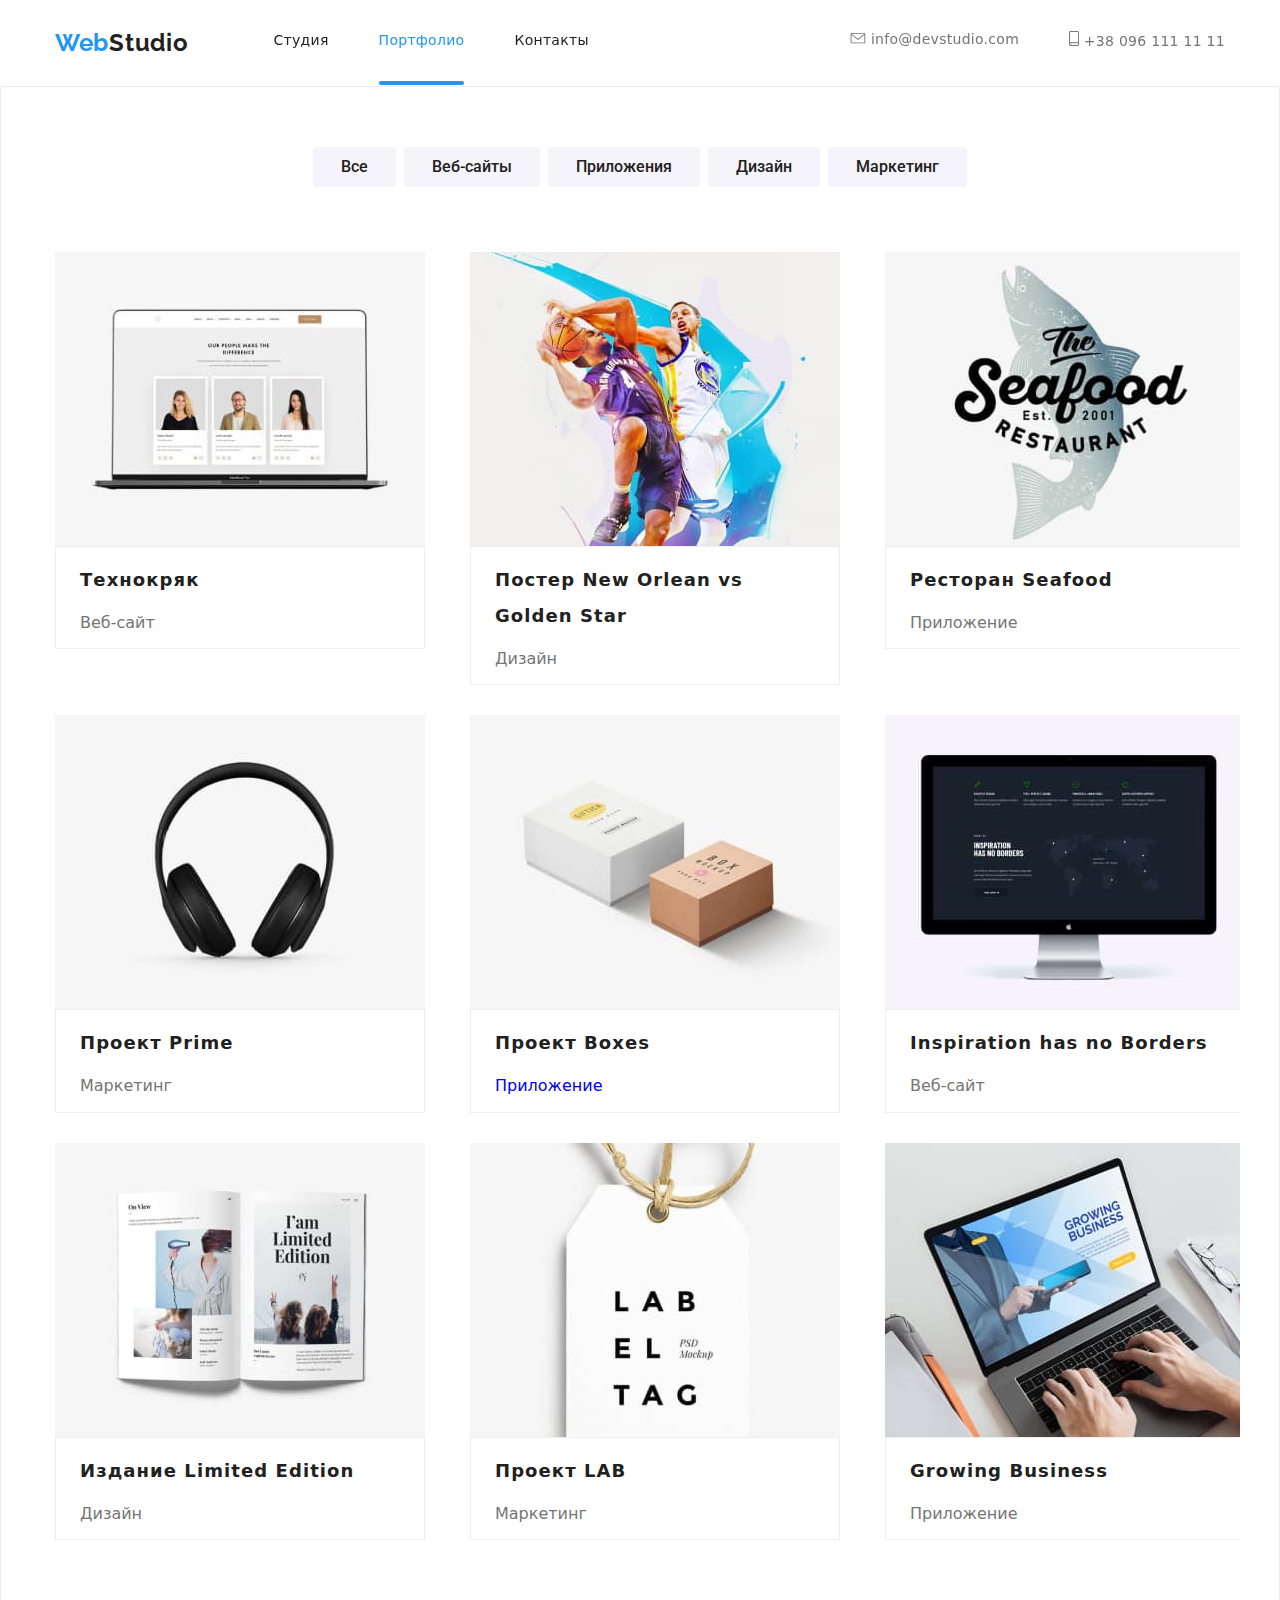
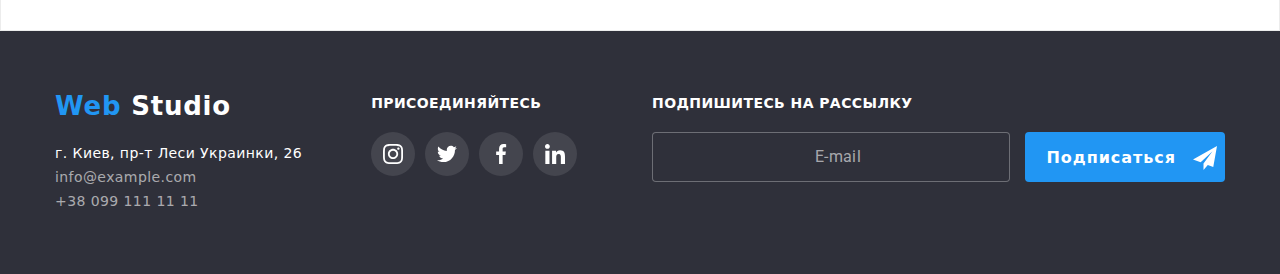
<file: portfolio.html>
<!DOCTYPE html>
<html lang="ru">
  <head>
    <meta charset="UTF-8" />
    <meta
      name="viewport"
      content="width=device-width,
    initial-scale=1.0"
    />
    <title>Портфолио</title>
    <link rel="preconnect" href="https://fonts.gstatic.com" />
    <link
      href="https://fonts.googleapis.com/css2?family=Raleway:wght@700&family=Roboto:wght@400;500;700;900&display=swap"
      rel="stylesheet"
    />
    <link rel="stylesheet" href="./css/modern-normalize.css" />
    <link rel="stylesheet" href="./sass/main.css" />
  </head>

  <body class="body">
    <header class="header">
      <div class="container">
        <div class="header__container">
          <a href="./index.html" class="header-logo--link link">
            <span class="header-logo--span">Web</span>Studio
          </a>
          <div class="header-wrap">
            <nav>
              <ul class="nav__list item">
                <li class="nav__item">
                  <a href="./index.html" class="nav__link link"> Студия </a>
                </li>
                <li class="nav__item">
                  <a href="./portfolio.html" class="nav__link link active">
                    Портфолио
                  </a>
                </li>
                <li class="nav__item">
                  <a href="#" class="nav__link contacts__link link">
                    Контакты
                  </a>
                </li>
              </ul>
            </nav>
            <ul class="user-nav__list item">
              <li>
                <a href="mailto:info@example.com" class="user-nav__link link">
                  <svg class="user-nav__envelope">
                    <use
                      href="./images/symbol-defs.svg#icon-envelope-hover"
                    ></use>
                  </svg>
                  info@devstudio.com
                </a>
              </li>
              <li>
                <a
                  href="tel:+380991111111"
                  class="user-nav__link link smartphone"
                >
                  <svg class="user-nav__phone">
                    <use href="./images/symbol-defs.svg#icon-smartphone"></use>
                  </svg>
                  +38 096 111 11 11
                </a>
              </li>
            </ul>
          </div>
          <button class="burger-button">
            <svg class="burger-button__svg">
              aria-label="переключатель мобильного меню"
              <use
                class="icon-menu"
                href="./images/symbol-defs.svg#icon-menu"
              ></use>
              <use
                class="icon-close is-close"
                href="./images/symbol-defs.svg#icon-close"
              ></use>
            </svg>
          </button>
        </div>
      </div>
    </header>

    <main class="main">
      <section class="our-projects">
        <div class="container">
          <h1 class="our-projects__title visually-hidden">Наши проэкты</h1>

          <ul class="filter__list item">
            <li>
              <button type="button">Все</button>
            </li>
            <li>
              <button type="button">Веб-сайты</button>
            </li>
            <li>
              <button type="button">Приложения</button>
            </li>
            <li>
              <button type="button">Дизайн</button>
            </li>
            <li class="filter__item_last">
              <button type="button">Маркетинг</button>
            </li>
          </ul>

          <ul class="projects__list item">
            <li>
              <a href="#" class="link">
                <div>
                  <img
                    srcset="
                      images/our-project/img(9).jpg   1x,
                      images/our-project/img(9)x2.jpg 2x
                    "
                    src="images/our-project/mg(9).jpg"
                    width="450"
                    alt="изображение ноутбука"
                  />
                  <p class="projects__text_hover">
                    Технокряк это современная площадка распространения
                    коронавируса. Компании используют эту платформу для
                    цифрового шпионажа и атак на защищённые сервера конкурентов.
                  </p>
                </div>
                <div class="projects-list__wrap">
                  <h2>Технокряк</h2>
                  <p class="projects__text_filter">Веб-сайт</p>
                </div>
              </a>
            </li>
            <li>
              <a href="#" class="link">
                <div>
                  <img
                    srcset="
                      images/our-project/img-1.jpg     1x,
                      images/our-project/img-(1)x2.jpg 2x
                    "
                    src="images/our-project/img-1.jpg"
                    width="450"
                    alt="изображение двух баскетболистов в прыжке"
                  />
                  <p class="projects__text_hover">
                    Lorem ipsum dolor sit amet, consectetur adipiscing elit, sed
                    do eiusmod tempor incididunt ut labore et dolore magna
                    aliqua
                  </p>
                </div>
                <div class="projects-list__wrap">
                  <h2 class="name-card">Постер New Orlean vs Golden Star</h2>
                  <p class="projects__text_filter">Дизайн</p>
                </div>
              </a>
            </li>
            <li>
              <a href="#" class="link">
                <div>
                  <img
                    srcset="
                      images/our-project/img-2.jpg     1x,
                      images/our-project/img-(2)x2.jpg 2x
                    "
                    src="images/our-project/img-2.jpg"
                    width="450"
                    alt="постер рыбного ресторана"
                  />
                  <p class="projects__text_hover">
                    Lorem ipsum dolor sit amet, consectetur adipiscing elit, sed
                    do eiusmod tempor incididunt ut labore et dolore magna
                    aliqua
                  </p>
                </div>
                <div class="projects-list__wrap">
                  <h2>Ресторан Seafood</h2>
                  <p class="projects__text_filter">Приложение</p>
                </div>
              </a>
            </li>
            <li>
              <a href="#" class="link">
                <div>
                  <img
                    srcset="
                      images/our-project/img-3.jpg     1x,
                      images/our-project/img-(3)x2.jpg 2x
                    "
                    src="images/our-project/img-3.jpg"
                    width="450"
                    alt="изображение наушников"
                  />
                  <p class="projects__text_hover">
                    Lorem ipsum dolor sit amet, consectetur adipiscing elit, sed
                    do eiusmod tempor incididunt ut labore et dolore magna
                    aliqua
                  </p>
                </div>
                <div class="projects-list__wrap">
                  <h2>Проект Prime</h2>
                  <p class="projects__text_filter">Маркетинг</p>
                </div>
              </a>
            </li>
            <li>
              <a href="#" class="link">
                <div>
                  <img
                    srcset="
                      images/our-project/img-4.jpg     1x,
                      images/our-project/img-(4)x2.jpg 2x
                    "
                    src="images/our-project/img-4.jpg"
                    width="450"
                    alt="фото двух коробок"
                  />
                  <p class="projects__text_hover">
                    Lorem ipsum dolor sit amet, consectetur adipiscing elit, sed
                    do eiusmod tempor incididunt ut labore et dolore magna
                    aliqua
                  </p>
                </div>
                <div class="projects-list__wrap">
                  <h2>Проект Boxes</h2>
                  <p class="projects-text__filter">Приложение</p>
                </div>
              </a>
            </li>
            <li>
              <a href="#" class="link">
                <div>
                  <img
                    srcset="
                      images/our-project/img-5.jpg     1x,
                      images/our-project/img-(5)x2.jpg 2x
                    "
                    src="images/our-project/img-5.jpg"
                    width="450"
                    alt="фото монитора"
                  />
                  <p class="projects__text_hover">
                    Lorem ipsum dolor sit amet, consectetur adipiscing elit, sed
                    do eiusmod tempor incididunt ut labore et dolore magna
                    aliqua
                  </p>
                </div>
                <div class="projects-list__wrap">
                  <h2>Inspiration has no Borders</h2>
                  <p class="projects__text_filter">Веб-сайт</p>
                </div>
              </a>
            </li>
            <li>
              <a href="#" class="link">
                <div>
                  <img
                    srcset="
                      images/our-project/img-6.jpg     1x,
                      images/our-project/img-(6)x2.jpg 2x
                    "
                    src="images/our-project/img-6.jpg"
                    width="450"
                    alt="фото раскрытой книги"
                  />
                  <p class="projects__text_hover">
                    Lorem ipsum dolor sit amet, consectetur adipiscing elit, sed
                    do eiusmod tempor incididunt ut labore et dolore magna
                    aliqua
                  </p>
                </div>
                <div class="projects-list__wrap">
                  <h2>Издание Limited Edition</h2>
                  <p class="projects__text_filter">Дизайн</p>
                </div>
              </a>
            </li>
            <li>
              <a href="#" class="link">
                <div>
                  <img
                    srcset="
                      images/our-project/img-7.jpg    1x,
                      images/our-project/img(7)x2.jpg 2x
                    "
                    src="images/our-project/img-7.jpg"
                    width="450"
                    alt="ярлык на верёвке LAB EL TAG"
                  />
                  <p class="projects__text_hover">
                    Lorem ipsum dolor sit amet, consectetur adipiscing elit, sed
                    do eiusmod tempor incididunt ut labore et dolore magna
                    aliqua
                  </p>
                </div>
                <div class="projects-list__wrap">
                  <h2>Проект LAB</h2>
                  <p class="projects__text_filter">Маркетинг</p>
                </div>
              </a>
            </li>
            <li>
              <a href="#" class="link">
                <div>
                  <img
                    srcset="
                      images/our-project/img-8.jpg     1x,
                      images/our-project/img-(8)x2.jpg 2x
                    "
                    src="images/our-project/img-8.jpg"
                    width="450"
                    alt="Рабочее место с ноутбуком очками истопками бумаг"
                  />
                  <p class="projects__text_hover">
                    Lorem ipsum dolor sit amet, consectetur adipiscing elit, sed
                    do eiusmod tempor incididunt ut labore et dolore magna
                    aliqua
                  </p>
                </div>
                <div class="projects-list__wrap">
                  <h2>Growing Business</h2>
                  <p class="projects__text_filter">Приложение</p>
                </div>
              </a>
            </li>
          </ul>
        </div>
      </section>
    </main>

    <footer class="footer">
      <div class="container">
        <div class="footer__container">
          <div class="social-and-navigation">
            <section class="footer__navigation">
              <h2 class="visually-hidden">Навигация</h2>
              <a href="#" class="footer__link_logo link">
                <span class="footer__span_logo">Web</span> Studio
              </a>
              <address class="footer-address">
                <ul class="footer-address__list item">
                  <li>
                    <a
                      href="https://goo.gl/maps/axRE5zmFLKqTCfMG6"
                      class="footer-address__link_address link"
                      target="_blank"
                    >
                      г. Киев, пр-т Леси Украинки, 26
                    </a>
                  </li>
                  <li>
                    <a
                      href="mailto:info@example.com"
                      class="footer-address__link_mail link"
                    >
                      info@example.com
                    </a>
                  </li>
                  <li>
                    <a href="tel:+380991111111" class="footer__link_tel link">
                      +38 099 111 11 11
                    </a>
                  </li>
                </ul>
              </address>
            </section>

            <section class="footer-social__section">
              <h2 class="visually-hidden">Социальные сети</h2>
              <p class="footer__text_social">присоединяйтесь</p>
              <ul class="footer-social__list item">
                <li>
                  <a href="#" class="link">
                    <svg class="social__pic footer__social">
                      <use href="./images/symbol-defs.svg#icon-instagram"></use>
                    </svg>
                  </a>
                </li>
                <li>
                  <a href="#" class="link">
                    <svg class="social__pic footer__social">
                      <use href="./images/symbol-defs.svg#icon-twitter"></use>
                    </svg>
                  </a>
                </li>
                <li>
                  <a href="#" class="link">
                    <svg class="social__pic footer__social">
                      <use href="./images/symbol-defs.svg#icon-facebook"></use>
                    </svg>
                  </a>
                </li>
                <li>
                  <a href="#" class="link">
                    <svg class="social__pic footer__social">
                      <use href="./images/symbol-defs.svg#icon-linkedin"></use>
                    </svg>
                  </a>
                </li>
              </ul>
            </section>
          </div>

          <section class="subscribe">
            <h2 class="visually-hidden">Подписка</h2>
            <p class="footer__text_subsсribe">Подпишитесь на рассылку</p>
            <form class="subscribe-form">
              <input type="email" class="footer__input" value="E-mail" />
              <button type="submit" class="footer__button_subsсribe">
                Подписаться
                <svg class="subscribe__icon">
                  <use href="./images/symbol-defs.svg#icon-send"></use>
                </svg>
              </button>
            </form>
          </section>
        </div>
      </div>
    </footer>

    <!-----====== modal ======----->

    <div class="modal-wrap is-hidden">
      <section class="modal">
        <span class="modal-close__span">
          <svg class="modal-close__svg">
            <use href="./images/symbol-defs.svg#icon-modal-close"></use>
          </svg>
        </span>

        <h2 class="modal__title">Оставьте свои данные, мы вам перезвоним</h2>

        <form>
          <div class="modal-name__wrap">
            <input
              class="modal-name__input"
              id="modal-name"
              type="text"
              name="name"
              autocomplete="off"
              placeholder=" "
            />
            <label class="modal-name__label" for="modal-name">Имя</label>
            <svg class="modal-name__svg">
              <use href="./images/symbol-defs.svg#modal-name-icon"></use>
            </svg>
          </div>

          <div class="modal-tel__wrap">
            <input
              class="modal-tel__input"
              id="modal-tel"
              name="tel"
              type="tel"
              placeholder=" "
            />
            <label class="modal-tel__label" for="modal-tel">Телефон</label>
            <svg class="modal-tel__svg">
              <use href="./images/symbol-defs.svg#modal-phone-icon"></use>
            </svg>
          </div>

          <div class="modal-post__wrap">
            <input
              class="modal-post__input"
              id="modal-post"
              type="email"
              name="post"
              placeholder=" "
            />
            <label class="modal-post__label" for="modal-post">Почта</label>
            <svg class="modal-post__svg">
              <use href="./images/symbol-defs.svg#modal-post-icon"></use>
            </svg>
          </div>

          <textarea
            class="modal-coment__textarea"
            id="modal-coment"
            placeholder="Комментарий"
          ></textarea>
          <label for="modal-coment"></label>
          <input
            class="modal-condition__check-box"
            type="checkbox"
            id="modal-check-box"
          />
          <label class="modal-condition__label" for="modal-check-box"
            >Соглашаюсь с рассылкой и принимаю
            <span>Условия договора</span></label
          >
          <button class="modal-button" type="submit">отправить</button>
        </form>
      </section>
    </div>
  </body>
</html>
</file>
<file: sass/main.css>
@charset "UTF-8";
.button {
  color: #ffffff;
  background-color: #2196f3;
  border: none;
}

.link {
  text-decoration: none;
}

.item {
  list-style: none;
}

.visually-hidden {
  position: absolute;
  width: 1px;
  height: 1px;
  margin: -1px;
  border: 0;
  padding: 0;
  white-space: nowrap;
  -webkit-clip-path: inset(100%);
          clip-path: inset(100%);
  clip: rect(0 0 0 0);
  overflow: hidden;
}

.is-close {
  display: none;
}

@media screen and (min-width: 768px) {
  .is-close {
    display: block;
  }
}

.header-wrap {
  position: absolute;
  top: 500px;
  left: 0;
  z-index: 10;
  width: 100%;
  padding-top: 60px;
  padding-bottom: 60px;
  background-color: #ffffff;
}

@media screen and (min-width: 768px) {
  .header-wrap {
    position: static;
    display: -webkit-box;
    display: -ms-flexbox;
    display: flex;
    -webkit-box-pack: justify;
        -ms-flex-pack: justify;
            justify-content: space-between;
    padding-top: 0;
    padding-bottom: 0;
  }
}

.burger-button {
  width: 30px;
  height: 30px;
  padding-left: 0;
  padding-right: 0;
  background-color: white;
  border: none;
}

.burger-button:focus {
  padding-left: 0;
  padding-right: 0;
}

.burger-button__svg {
  display: block;
  width: 24px;
  height: 24px;
}

.burger-button__svg:focus {
  padding-left: 0;
  padding-right: 0;
}

@media screen and (min-width: 768px) {
  .burger-button {
    display: none;
  }
}

.html {
  -webkit-box-sizing: border-box;
          box-sizing: border-box;
}

*,
*::before,
*::after {
  -webkit-box-sizing: border-box;
          box-sizing: border-box;
}

/*h3{*/
/*    margin: 0;*/
/*}*/
img {
  display: block;
  height: auto;
  max-width: 100%;
}

.header {
  position: relative;
  border-bottom: 1px solid #ececec;
}

.header__container {
  display: -webkit-box;
  display: -ms-flexbox;
  display: flex;
  -webkit-box-pack: justify;
      -ms-flex-pack: justify;
          justify-content: space-between;
  -webkit-box-align: center;
      -ms-flex-align: center;
          align-items: center;
  width: 100%;
}

.header-logo--link {
  font-family: Raleway, sans-serif;
  font-size: 24px;
  font-weight: 700;
  line-height: 1.17;
  letter-spacing: 0.03em;
}

@media screen and (min-width: 768px) {
  .header {
    border: none;
  }
}

@media screen and (min-width: 1260px) {
  .header {
    background-color: #ffffff;
    margin-top: 0;
    margin-bottom: 0;
    padding-bottom: 0;
    padding-top: 0;
  }
  .header__container {
    display: -webkit-box;
    display: -ms-flexbox;
    display: flex;
    -webkit-box-align: center;
        -ms-flex-align: center;
            align-items: center;
    margin-top: 0;
    margin-bottom: 0;
    padding-bottom: 0;
  }
}

.header-logo--span {
  color: #2196f3;
}

.header-logo--link {
  padding-top: 16px;
  padding-bottom: 16px;
  font-family: Raleway, sans-serif;
  font-size: 24px;
  font-weight: 700;
  line-height: 1.19;
  letter-spacing: 0.03em;
  color: #212121;
}

@media screen and (min-width: 768px) {
  .header-logo--link {
    padding-top: 0;
    padding-bottom: 0;
  }
}

@media screen and (min-width: 1260px) {
  .header-logo--link {
    margin-right: 85px;
  }
}

@media screen and (min-width: 1260px) {
  .nav__link,
  .user-nav__link {
    display: inline-block;
    color: #212121;
    padding-bottom: 32px;
    padding-top: 32px;
    margin-bottom: 0;
    margin-top: 0;
  }
}

.nav__list {
  display: -webkit-box;
  display: -ms-flexbox;
  display: flex;
  -webkit-box-orient: vertical;
  -webkit-box-direction: normal;
      -ms-flex-direction: column;
          flex-direction: column;
  margin-top: 0;
  padding-left: 0;
}

.nav__list li {
  font-size: 14px;
  font-weight: 500;
  line-height: 1.17;
  letter-spacing: 0.02em;
  color: #212121;
  -webkit-transition-property: color;
  transition-property: color;
  -webkit-transition-duration: 200ms;
          transition-duration: 200ms;
  -webkit-transition-timing-function: linear;
          transition-timing-function: linear;
}

@media screen and (min-width: 768px) {
  .nav__list {
    display: -webkit-box;
    display: -ms-flexbox;
    display: flex;
    -webkit-box-orient: horizontal;
    -webkit-box-direction: normal;
        -ms-flex-direction: row;
            flex-direction: row;
    -webkit-box-pack: start;
        -ms-flex-pack: start;
            justify-content: flex-start;
    -webkit-box-align: center;
        -ms-flex-align: center;
            align-items: center;
    margin-left: 81px;
    margin-bottom: 0;
  }
  .nav__list li {
    margin-right: 50px;
  }
  .nav__list li:last-child {
    margin-right: 0;
  }
  .nav__list a {
    display: block;
    margin-top: 32px;
    margin-bottom: 32px;
  }
}

@media screen and (min-width: 1260px) {
  .nav__list {
    -webkit-box-pack: start;
        -ms-flex-pack: start;
            justify-content: flex-start;
    margin-top: 0;
    margin-bottom: 0;
    margin-left: 0;
  }
  .nav__list li {
    margin-right: 50px;
  }
  .nav__list li:last-child {
    margin-right: 0;
  }
  .nav__list .nav__link {
    margin-bottom: 0;
    margin-top: 0;
  }
}

.user-nav__list {
  display: -webkit-box;
  display: -ms-flexbox;
  display: flex;
  -webkit-box-orient: vertical;
  -webkit-box-direction: normal;
      -ms-flex-direction: column;
          flex-direction: column;
  -webkit-box-align: center;
      -ms-flex-align: center;
          align-items: center;
  margin-top: 21px;
  margin-bottom: 21px;
  padding-left: 0;
}

.user-nav__link {
  font-weight: 500;
  font-size: 14px;
  line-height: 1.14;
  letter-spacing: 0.02em;
  color: #757575;
  -webkit-transition-property: color;
  transition-property: color;
  -webkit-transition-duration: 200ms;
          transition-duration: 200ms;
  -webkit-transition-timing-function: linear;
          transition-timing-function: linear;
}

.user-nav__list li {
  margin-bottom: 16px;
}

.user-nav__link:hover,
.nav__list a:hover {
  color: #2196f3;
}

.user-nav__link:hover .user-nav__envelope,
.user-nav__link:hover .user-nav__phone {
  fill: #2196f3;
}

.user-nav__envelope,
.user-nav__phone {
  fill: #757575;
}

.user-nav__envelope {
  margin-left: 30px;
  width: 16px;
  height: 11px;
}

.user-nav__phone {
  width: 10px;
  height: 15px;
}

@media screen and (min-width: 768px) {
  .user-nav__link {
    display: block;
  }
  .user-nav__list li {
    margin-bottom: 6px;
  }
  .smartphone {
    padding-top: 0;
    padding-bottom: 0;
  }
}

@media screen and (min-width: 1260px) {
  .user-nav__list {
    display: -webkit-box;
    display: -ms-flexbox;
    display: flex;
    -webkit-box-orient: horizontal;
    -webkit-box-direction: normal;
        -ms-flex-direction: row;
            flex-direction: row;
    -webkit-box-pack: start;
        -ms-flex-pack: start;
            justify-content: flex-start;
    margin-top: 0;
    margin-bottom: 0;
    padding-bottom: 0;
  }
  .user-nav__list li {
    margin-right: 50px;
    padding: 0;
  }
  .user-nav__list li:last-child {
    margin-right: 0;
  }
}

.hero {
  padding-top: 118px;
  padding-bottom: 118px;
  background-repeat: no-repeat;
  background-position: center;
  background-color: var(--hero-background-color);
  background-image: -webkit-gradient(linear, left top, right top, from(rgba(0, 0, 0, 0.5)), to(rgba(0, 0, 0, 0.5))), url("../images/hero/hero-img.jpg");
  background-image: linear-gradient(to right, rgba(0, 0, 0, 0.5), rgba(0, 0, 0, 0.5)), url("../images/hero/hero-img.jpg");
}

.hero__title {
  font-size: 26px;
  font-weight: 900;
  line-height: 42px;
  letter-spacing: 0.06em;
  color: #ffffff;
  text-align: center;
  max-width: 360px;
  margin-right: auto;
  margin-left: auto;
  margin-top: 0;
  margin-bottom: 30px;
}

.hero__button {
  display: block;
  font-size: 16px;
  font-weight: 700;
  line-height: 1.88;
  letter-spacing: 0.06em;
  cursor: pointer;
  color: #ffffff;
  background-color: #2196f3;
  margin: 0 auto;
  width: 200px;
  height: 50px;
  border: 1px solid transparent;
  border-radius: 4px;
}

@media screen and (min-device-pixel-ratio: 2), screen and (-webkit-min-device-pixel-ratio: 2), screen and (min-resolution: 192dpi), screen and (min-resolution: 2dppx) {
  .hero {
    background-image: -webkit-gradient(linear, left top, right top, from(rgba(0, 0, 0, 0.5)), to(rgba(0, 0, 0, 0.5))), url("../images/hero/hero-img2x.jpg");
    background-image: linear-gradient(to right, rgba(0, 0, 0, 0.5), rgba(0, 0, 0, 0.5)), url("../images/hero/hero-img2x.jpg");
  }
}

@media screen and (min-width: 1260px) {
  .hero {
    padding-top: 200px;
    padding-bottom: 200px;
  }
  .hero__title {
    font-family: Roboto,sans-serif;
    font-size: 44px;
    max-width: 696px;
  }
}

.features {
  padding-top: 60px;
  padding-bottom: 44px;
}

.features__wrap {
  width: 100%;
  background-color: #f5f4fa;
  border-radius: 4px;
  margin-bottom: 30px;
}

.features__list {
  display: -webkit-box;
  display: -ms-flexbox;
  display: flex;
  -ms-flex-pack: distribute;
      justify-content: space-around;
  -ms-flex-wrap: wrap;
      flex-wrap: wrap;
  margin: 0;
  padding: 0;
}

.features__list li {
  display: -webkit-box;
  display: -ms-flexbox;
  display: flex;
  -webkit-box-orient: vertical;
  -webkit-box-direction: normal;
      -ms-flex-direction: column;
          flex-direction: column;
  -webkit-box-align: center;
      -ms-flex-align: center;
          align-items: center;
  max-width: 480px;
}

@media screen and (min-width: 768px) {
  .features__list {
    display: -webkit-box;
    display: -ms-flexbox;
    display: flex;
    -ms-flex-pack: distribute;
        justify-content: space-around;
    -ms-flex-wrap: wrap;
        flex-wrap: wrap;
    margin-right: -30px;
    overflow: hidden;
  }
  .features__list li {
    max-width: 354px;
    margin-right: 30px;
  }
}

.features__icon {
  display: block;
  margin: 0 auto;
}

@media screen and (min-width: 1260px) {
  .features {
    padding: 94px 15px;
  }
  .features__list {
    display: -webkit-box;
    display: -ms-flexbox;
    display: flex;
    -ms-flex-wrap: nowrap;
        flex-wrap: nowrap;
    padding: 0;
    margin-right: 0;
  }
  .features__list li {
    -webkit-box-align: start;
        -ms-flex-align: start;
            align-items: flex-start;
    margin-right: 30px;
  }
  .features__list li:last-child {
    margin-right: 0;
  }
  .features__list svg {
    width: 70px;
    height: 70px;
    margin-top: 25px;
    margin-bottom: 25px;
    margin-left: 100px;
    margin-right: 100px;
  }
  .features__list h3 {
    font-size: 14px;
    font-weight: 700;
    line-height: 1.14;
    letter-spacing: 0.03em;
    color: #212121;
    margin: 0 0 10px 0;
  }
  .features__list p {
    font-size: 14px;
    font-weight: 400;
    line-height: 1.71;
    letter-spacing: 0.03em;
    color: var(--text-color);
    margin: 0;
  }
  .features__wrap {
    width: 270px;
    background-color: #f5f4fa;
    border-radius: 4px;
    margin-bottom: 30px;
  }
}

.our-product {
  display: none;
}

@media screen and (min-width: 1260px) {
  .our-product {
    display: block;
    padding-bottom: 94px;
  }
  .our-product h2 {
    margin: 0 0 50px 0;
  }
  .our-product__list {
    display: -webkit-box;
    display: -ms-flexbox;
    display: flex;
    padding: 0;
    margin-right: -30px;
  }
  .our-product__list .last-product {
    margin-right: 0;
  }
  .our-product__item {
    width: 370px;
    margin-right: 30px;
  }
  .our-product:last-child {
    margin-right: 0;
  }
  .our-product:first-child {
    margin-left: 15px;
  }
  .our-product__item div {
    position: relative;
  }
  .our-product__item p {
    position: absolute;
    display: block;
    text-align: center;
    bottom: 0;
    font-size: 14px;
    font-weight: 700;
    line-height: 1.14;
    letter-spacing: 0.03em;
    color: #ffffff;
    background-color: rgba(47, 48, 58, 0.8);
    width: 370px;
    padding-top: 26px;
    padding-bottom: 26px;
    margin: 0;
  }
}

@media screen and (min-width: 1260px) {
  .our-product__title, .our-team__title, .regular-customers__title {
    font-size: 36px;
    font-style: normal;
    font-weight: 700;
    line-height: 1.16;
    letter-spacing: 0.03em;
    text-align: center;
    color: var(--title-color);
  }
}

.our-team {
  padding-top: 60px;
  padding-bottom: 60px;
  background-color: #f5f4fa;
  overflow: hidden;
}

.our-team__wrap {
  padding-top: 30px;
  padding-bottom: 24px;
  padding-left: 32px;
  padding-right: 32px;
}

.our-team h3 {
  font-size: 16px;
  font-weight: 500;
  line-height: 1.19;
  letter-spacing: 0.03em;
  text-align: center;
  color: #212121;
  margin: 0 0 10px 0;
}

.our-team p {
  font-size: 16px;
  font-style: normal;
  font-weight: 400;
  line-height: 19px;
  letter-spacing: 0.03em;
  text-align: center;
  color: #757575;
  margin: 0 0 16px 0;
}

.our-team__list {
  display: -webkit-box;
  display: -ms-flexbox;
  display: flex;
  -ms-flex-pack: distribute;
      justify-content: space-around;
  -ms-flex-wrap: wrap;
      flex-wrap: wrap;
  margin-top: 0;
  margin-bottom: 0;
  margin-right: -30px;
  padding-left: 0;
  overflow: hidden;
}

.our-team__li {
  margin-right: 30px;
  margin-bottom: 30px;
  width: 354px;
  border-radius: 0px 0px 4px 4px;
  background-color: #ffffff;
  -webkit-box-shadow: 0px 1px 3px rgba(0, 0, 0, 0.12), 0px 1px 1px rgba(0, 0, 0, 0.14), 0px 2px 1px rgba(0, 0, 0, 0.2);
          box-shadow: 0px 1px 3px rgba(0, 0, 0, 0.12), 0px 1px 1px rgba(0, 0, 0, 0.14), 0px 2px 1px rgba(0, 0, 0, 0.2);
}

.our-team__social {
  display: -webkit-box;
  display: -ms-flexbox;
  display: flex;
  -webkit-box-pack: justify;
      -ms-flex-pack: justify;
          justify-content: space-between;
  padding: 0;
}

.our-team__social li {
  height: 40px;
}

.our-team__social a {
  display: block;
  border-radius: 50%;
  height: 44px;
  width: 44px;
  padding: 12px;
  background-color: transparent;
  -webkit-transition-property: background-color;
  transition-property: background-color;
  -webkit-transition-duration: 200ms;
          transition-duration: 200ms;
  -webkit-transition-timing-function: linear;
          transition-timing-function: linear;
}

.our-team__social a:hover .social__icon {
  fill: #ffffff;
}

.our-team__social a:hover {
  background-color: #2196f3;
}

.our-team .social__icon {
  fill: #afb1b8;
  -webkit-transition-property: fill;
  transition-property: fill;
  -webkit-transition-duration: 600ms;
          transition-duration: 600ms;
  -webkit-transition-timing-function: linear;
          transition-timing-function: linear;
}

.our-team svg {
  width: 20px;
  height: 20px;
}

.our-team__list {
  padding-left: 0;
}

.our-team__title {
  margin: 0 0 30px 0;
  text-align: center;
}

.our-team__img {
  width: 100%;
}

@media screen and (min-width: 1260px) {
  .our-team {
    padding: 94px 0;
  }
  .our-team__list img {
    margin: 0;
  }
  .our-team__list {
    -ms-flex-wrap: nowrap;
        flex-wrap: nowrap;
  }
  .our-team li {
    width: 270px;
  }
}

.regular-customers {
  padding-top: 60px;
  padding-bottom: 30px;
  overflow: hidden;
}

.regular-customers h2 {
  margin: 0 0 30px 0;
  text-align: center;
  font-size: 28px;
  font-weight: 700;
  line-height: 1.18;
  letter-spacing: 0.03em;
  text-align: center;
}

.regular-customers__list {
  display: -webkit-box;
  display: -ms-flexbox;
  display: flex;
  -webkit-box-pack: center;
      -ms-flex-pack: center;
          justify-content: center;
  -ms-flex-wrap: wrap;
      flex-wrap: wrap;
  margin-right: -30px;
  margin-top: 0;
  margin-bottom: -30px;
  padding-left: 0;
  overflow: hidden;
}

.regular-customers__list li {
  margin-bottom: 30px;
  margin-right: 30px;
}

.regular-customers__list a {
  display: -webkit-box;
  display: -ms-flexbox;
  display: flex;
  -webkit-box-pack: center;
      -ms-flex-pack: center;
          justify-content: center;
  -webkit-box-align: center;
      -ms-flex-align: center;
          align-items: center;
  width: 170px;
  height: 90px;
  border: 1px solid #afb1b8;
  border-radius: 4px;
  padding-left: 0;
  overflow: hidden;
  -webkit-transition-property: border-color;
  transition-property: border-color;
  -webkit-transition-duration: 200ms;
          transition-duration: 200ms;
  -webkit-transition-timing-function: linear;
          transition-timing-function: linear;
}

.regular-customers__logo {
  fill: #afb1b8;
  -webkit-transition-property: fill;
  transition-property: fill;
  -webkit-transition-duration: 500ms;
          transition-duration: 500ms;
  -webkit-transition-timing-function: linear;
          transition-timing-function: linear;
}

.regular-customers__list a:hover {
  border-color: #2196f3;
}

.regular-customers__list a:hover .regular-customers__logo {
  fill: #2196f3;
}

.regular-customers__logo1 {
  width: 44px;
  height: 49px;
}

.regular-customers__logo2 {
  width: 40px;
  height: 52px;
}

.regular-customers__logo3 {
  width: 44px;
  height: 49px;
}

.regular-customers__logo4 {
  width: 80px;
  height: 42px;
}

.regular-customers__logo5 {
  width: 59px;
  height: 47px;
}

.regular-customers__logo6 {
  width: 88px;
  height: 45px;
}

@media screen and (min-width: 1260px) {
  .regular-customers {
    padding-top: 94px;
    padding-bottom: 94px;
  }
}

.filter__list {
  display: -webkit-box;
  display: -ms-flexbox;
  display: flex;
  -webkit-box-pack: start;
      -ms-flex-pack: start;
          justify-content: flex-start;
  -ms-flex-wrap: wrap;
      flex-wrap: wrap;
  margin-top: 0;
  margin-bottom: 50px;
  padding-left: 0;
}

.filter__list li {
  background-color: #f5f4fa;
  margin-right: 8px;
  margin-bottom: 15px;
  border-radius: 4px;
  padding-top: 6px;
  padding-bottom: 6px;
  padding-left: 22px;
  padding-right: 22px;
  -webkit-transition-property: background-color;
  transition-property: background-color;
  -webkit-transition-duration: 200ms;
          transition-duration: 200ms;
  -webkit-transition-timing-function: linear;
          transition-timing-function: linear;
}

.filter__list button {
  font-family: Roboto, sans-serif;
  font-weight: 500;
  font-size: 16px;
  line-height: 1.63;
  color: #212121;
  border: none;
  background-color: #f5f4fa;
  -webkit-transition-property: background-color;
  transition-property: background-color;
  -webkit-transition-duration: 200ms;
          transition-duration: 200ms;
  -webkit-transition-timing-function: linear;
          transition-timing-function: linear;
}

.filter__list li:last-child {
  margin-right: 0;
}

.filter__list .filter__item_last {
  margin-right: 0;
}

.filter__list li:hover button, .filter__list li:hover {
  color: #ffffff;
  background-color: #2196f3;
}

@media screen and (min-width: 768px) {
  .filter__list {
    display: -webkit-box;
    display: -ms-flexbox;
    display: flex;
    -webkit-box-pack: center;
        -ms-flex-pack: center;
            justify-content: center;
  }
}

.projects {
  padding-bottom: 64px;
  padding-top: 25px;
  overflow: hidden;
}

.projects__text_hover {
  position: absolute;
  width: 100%;
  height: 100%;
  padding: 77px 24px;
  margin: 0;
  bottom: 0;
  font-size: 18px;
  font-weight: 400;
  line-height: 1.56;
  letter-spacing: 0.03em;
  color: #ffffff;
  background-color: rgba(33, 150, 243, 0.9);
  opacity: 0;
  -webkit-transform: scale(0.8);
          transform: scale(0.8);
  -webkit-transition: opacity 200ms cubic-bezier(0.4, 0, 0.2, 1), -webkit-transform 200ms cubic-bezier(0.4, 0, 0.2, 1);
  transition: opacity 200ms cubic-bezier(0.4, 0, 0.2, 1), -webkit-transform 200ms cubic-bezier(0.4, 0, 0.2, 1);
  transition: transform 200ms cubic-bezier(0.4, 0, 0.2, 1), opacity 200ms cubic-bezier(0.4, 0, 0.2, 1);
  transition: transform 200ms cubic-bezier(0.4, 0, 0.2, 1), opacity 200ms cubic-bezier(0.4, 0, 0.2, 1), -webkit-transform 200ms cubic-bezier(0.4, 0, 0.2, 1);
}

.projects__text_filter {
  color: #757575;
}

.projects__list {
  display: -webkit-box;
  display: -ms-flexbox;
  display: flex;
  -webkit-box-pack: center;
      -ms-flex-pack: center;
          justify-content: center;
  -ms-flex-wrap: wrap;
      flex-wrap: wrap;
  margin-top: 0;
  margin-bottom: 0;
  margin-left: 0;
  padding-left: 0;
}

.projects__list li {
  margin-bottom: 30px;
}

.projects__list li:hover .projects__text_hover {
  opacity: 1;
  -webkit-transform: scale(1);
          transform: scale(1);
}

.projects__list li:hover .projects-list__wrap {
  -webkit-box-shadow: 0px 1px 1px rgba(0, 0, 0, 0.12), 0px 4px 4px rgba(0, 0, 0, 0.06), 1px 4px 6px rgba(0, 0, 0, 0.16);
          box-shadow: 0px 1px 1px rgba(0, 0, 0, 0.12), 0px 4px 4px rgba(0, 0, 0, 0.06), 1px 4px 6px rgba(0, 0, 0, 0.16);
}

.projects__list h2 {
  font-size: 18px;
  font-weight: 700;
  line-height: 2;
  letter-spacing: 0.06em;
  color: #212121;
}

.projects__list div {
  position: relative;
}

.projects-list__wrap {
  border: 1px solid #eeeeee;
  padding-left: 24px;
  padding-right: 24px;
}

.projects-list__wrap:hover {
  -webkit-box-shadow: 0px 1px 1px rgba(0, 0, 0, 0.12), 0px 4px 4px rgba(0, 0, 0, 0.06), 1px 4px 6px rgba(0, 0, 0, 0.16);
          box-shadow: 0px 1px 1px rgba(0, 0, 0, 0.12), 0px 4px 4px rgba(0, 0, 0, 0.06), 1px 4px 6px rgba(0, 0, 0, 0.16);
}

@media screen and (min-width: 768px) {
  .projects__list {
    display: -webkit-box;
    display: -ms-flexbox;
    display: flex;
    -webkit-box-pack: justify;
        -ms-flex-pack: justify;
            justify-content: space-between;
    -ms-flex-wrap: wrap;
        flex-wrap: wrap;
    margin-left: auto;
    margin-right: auto;
    overflow: hidden;
  }
  .projects__list li {
    width: 354px;
  }
}

@media screen and (min-width: 768px) and (max-width: 1260px) {
  .name-card {
    white-space: nowrap;
    overflow: hidden;
    text-overflow: ellipsis;
  }
}

@media screen and (min-width: 1260px) {
  .projects__list {
    margin-right: -30px;
    margin-left: 0;
    overflow: hidden;
  }
  .projects__list li {
    width: 370px;
  }
}

.footer {
  text-align: center;
  background-color: #2f303a;
  padding: 60px 0;
  color: #2f303a;
}

.footer__link_logo {
  margin: 0;
  color: #ffffff;
  text-align: center;
  font-size: 26px;
  font-weight: 700;
  line-height: 31px;
  letter-spacing: 0.03em;
}

.footer__span_logo {
  color: #2196f3;
}

.footer-address {
  margin-top: 20px;
}

.footer-address__list {
  padding-left: 0;
  margin-top: 0;
  margin-bottom: 0;
}

.footer-address__link_address {
  font-size: 14px;
  line-height: 1.71;
  letter-spacing: 0.03em;
  font-style: normal;
  color: #ffffff;
  margin: 0 0 90px 0;
}

.footer-address__link_mail {
  font-size: 14px;
  font-style: normal;
  font-weight: 400;
  line-height: 1.71;
  letter-spacing: 0.03em;
  color: rgba(255, 255, 255, 0.6);
  margin: 0 0 90px 0;
}

.footer__link_tel {
  font-size: 14px;
  font-style: normal;
  font-weight: 400;
  line-height: 1.71;
  letter-spacing: 0.03em;
  color: rgba(255, 255, 255, 0.6);
}

.footer__text_social, .footer__text_subsсribe {
  margin: 5px 0 20px 0;
  font-size: 14px;
  font-weight: 700;
  line-height: 1.14;
  letter-spacing: 0.03em;
  color: #ffffff;
  text-transform: uppercase;
}

@media screen and (min-width: 768px) {
  .social-and-navigation {
    display: -webkit-box;
    display: -ms-flexbox;
    display: flex;
    -webkit-box-pack: justify;
        -ms-flex-pack: justify;
            justify-content: space-between;
  }
  .footer__container {
    display: -webkit-box;
    display: -ms-flexbox;
    display: flex;
    -webkit-box-orient: vertical;
    -webkit-box-direction: normal;
        -ms-flex-direction: column;
            flex-direction: column;
    padding-right: 74px;
    padding-left: 61px;
  }
}

@media screen and (min-width: 1260px) {
  .footer__container {
    -webkit-box-orient: horizontal;
    -webkit-box-direction: normal;
        -ms-flex-direction: row;
            flex-direction: row;
    -webkit-box-pack: justify;
        -ms-flex-pack: justify;
            justify-content: space-between;
    padding-right: 0;
    padding-left: 0;
  }
  .footer {
    text-align: left;
  }
}

.footer-social__section {
  padding-top: 60px;
}

.footer__social {
  width: 20px;
  height: 20px;
  fill: #ffffff;
}

.footer-social__list {
  display: -webkit-box;
  display: -ms-flexbox;
  display: flex;
  -webkit-box-pack: justify;
      -ms-flex-pack: justify;
          justify-content: space-between;
  width: 206px;
  padding: 0;
  padding-bottom: 60px;
  margin: 0 auto;
}

.footer-social__list li {
  padding: 12px;
  background-color: rgba(255, 255, 255, 0.1);
  border-radius: 50%;
  height: 44px;
  -webkit-transition-property: background-color;
  transition-property: background-color;
  -webkit-transition-duration: 200ms;
          transition-duration: 200ms;
  -webkit-transition-timing-function: linear;
          transition-timing-function: linear;
}

.footer-social__list li:hover {
  background-color: #2196f3;
}

@media screen and (min-width: 768px) {
  .footer-social__section {
    padding-top: 0;
    margin-left: 69px;
  }
  .footer-social__list {
    padding-bottom: 0;
  }
}

.footer__input {
  font-family: Roboto;
  font-size: 16px;
  font-weight: 400;
  line-height: 1.25;
  letter-spacing: 0.03em;
  text-align: left;
  background-color: #2f303a;
  color: rgba(250, 250, 250, 0.6);
  height: 50px;
  width: 100%;
  border-radius: 4px;
  border: 1px solid rgba(255, 255, 255, 0.3);
  padding-left: 16px;
  margin-bottom: 20px;
}

.footer__button_subsсribe {
  font-size: 16px;
  font-weight: 700;
  line-height: 1.88;
  letter-spacing: 0.06em;
  color: #ffffff;
  background-color: #2196f3;
  border: 1px solid transparent;
  border-radius: 4px;
  cursor: pointer;
  padding-top: 10px;
  padding-bottom: 10px;
  padding-left: 19px;
  width: 200px;
  height: 50px;
  text-align: center;
  vertical-align: middle;
}

.subscribe__icon {
  width: 24px;
  height: 24px;
  vertical-align: middle;
  margin-left: 10px;
}

@media screen and (min-width: 768px) {
  .footer__input {
    width: 450px;
    text-align: center;
  }
  .subscribe-form {
    display: -webkit-box;
    display: -ms-flexbox;
    display: flex;
    -webkit-box-orient: vertical;
    -webkit-box-direction: normal;
        -ms-flex-direction: column;
            flex-direction: column;
    -webkit-box-align: center;
        -ms-flex-align: center;
            align-items: center;
  }
}

@media screen and (min-width: 1200px) {
  .footer__input {
    width: 358px;
  }
  .subscribe-form {
    -webkit-box-orient: horizontal;
    -webkit-box-direction: normal;
        -ms-flex-direction: row;
            flex-direction: row;
  }
  .subscribe-form .footer__input {
    margin-bottom: 0;
    margin-right: 15px;
  }
}

.modal-wrap {
  position: fixed;
  top: 0;
  display: -webkit-box;
  display: -ms-flexbox;
  display: flex;
  width: 100%;
  height: 100%;
  background-color: rgba(0, 0, 0, 0.2);
}

.modal-wrap.is-hidden {
  opacity: 0;
  pointer-events: none;
}

.modal {
  position: absolute;
  top: 50%;
  left: 50%;
  -webkit-transform: translate(-50%, -50%);
          transform: translate(-50%, -50%);
  overflow-y: scroll;
  border-radius: 4px;
  width: 450px;
  height: 609px;
  padding: 40px;
  background-color: #ffffff;
}

.modal-close__svg {
  position: absolute;
  width: 30px;
  height: 30px;
  border: 1px solid rgba(0, 0, 0, 0.1);
  border-radius: 50%;
  top: 8px;
  right: 8px;
  cursor: pointer;
  padding: 4px;
}

.modal-close__svg :hover {
  fill: #2196f3;
}

.modal__title {
  margin-bottom: 30px;
  margin-top: 0;
  font-size: 20px;
  font-weight: 700;
  line-height: 1.15;
  letter-spacing: 0.03em;
  text-align: center;
  color: #212121;
}

.modal-name__input,
.modal-tel__input,
.modal-post__input {
  padding-left: 42px;
  -webkit-transition-property: border;
  transition-property: border;
  -webkit-transition-duration: 500ms;
          transition-duration: 500ms;
  -webkit-transition-timing-function: linear;
          transition-timing-function: linear;
  width: 100%;
  height: 40px;
  border: 1px solid rgba(33, 33, 33, 0.2);
  border-radius: 4px;
  font-size: 14px;
  font-weight: 400;
  line-height: 1.14;
  letter-spacing: 0.01em;
}

.modal-name__input:hover,
:focus,
.modal-tel__input:hover,
:focus,
.modal-post__input:hover,
:focus {
  border: 1px solid #2196f3;
  color: #2196f3;
  outline: none;
}

.modal-name__wrap,
.modal-tel__wrap,
.modal-post__wrap {
  position: relative;
  background-color: #e2cece;
  margin-bottom: 28px;
}

.modal-name__wrap label,
.modal-tel__wrap label,
.modal-post__wrap label {
  position: absolute;
  top: 50%;
  left: 42px;
  -webkit-transform: translateY(-50%);
          transform: translateY(-50%);
}

.modal-name__input:focus + .modal-name__label,
.modal-name__input:not(:placeholder-shown) + .modal-name__label,
.modal-tel__input:focus + .modal-tel__label,
.modal-tel__input:not(:placeholder-shown) + .modal-tel__label,
.modal-post__input:focus + .modal-post__label,
.modal-post__input:not(:placeholder-shown) + .modal-post__label {
  -webkit-transform: translateY(-50%);
          transform: translateY(-50%);
  top: -30%;
  left: 17px;
  color: #2196f3;
}

.modal-name__input:focus ~ .modal-name__svg,
.modal-tel__input:focus ~ .modal-tel__svg,
.modal-post__input:focus ~ .modal-post__svg {
  fill: accent-color;
}

.modal-name__svg,
.modal-tel__svg,
.modal-post__svg {
  position: absolute;
  width: 18px;
  height: 18px;
  left: 16px;
  top: 50%;
  -webkit-transform: translateY(-50%);
          transform: translateY(-50%);
}

.modal-name__svg:hover,
:focus,
.modal-tel__svg:hover,
:focus,
.modal-post__svg:hover,
:focus {
  fill: #2196f3;
}

.modal-coment__textarea {
  width: 370px;
  height: 120px;
  border: 1px solid rgba(33, 33, 33, 0.2);
  border-radius: 4px;
  margin-bottom: 20px;
  padding-left: 16px;
  outline: none;
  -webkit-transition-property: border;
  transition-property: border;
  -webkit-transition-duration: 500ms;
          transition-duration: 500ms;
  -webkit-transition-timing-function: linear;
          transition-timing-function: linear;
  font-size: 14px;
  font-weight: 400;
  line-height: 16px;
  letter-spacing: 0.01em;
}

.modal-coment__textarea:hover,
:focus {
  border: 1px solid #2196f3;
}

.modal-condition__label {
  font-size: 14px;
  font-weight: 400;
  line-height: 1.7;
  letter-spacing: 0.03em;
}

.modal-condition__label span {
  color: #2196f3;
  text-decoration: underline;
}

.modal-condition__check-box {
  margin-bottom: 30px;
}

.modal-button {
  margin: 0 auto;
  display: block;
  width: 200px;
  height: 50px;
  border-radius: 4px;
  border: 1px solid transparent;
  font-size: 16px;
  font-style: normal;
  font-weight: 700;
  line-height: 1.88;
  letter-spacing: 0.06em;
  color: #ffffff;
  background-color: #2196f3;
}

@media screen and (min-width: 1260px) {
  .modal {
    width: 528px;
  }
  .modal-coment__textarea {
    width: 448px;
  }
}

.main {
  border: 1px solid #ececec;
}

.our-projects {
  padding-top: 60px;
  padding-bottom: 60px;
}

.container {
  max-width: 480px;
  padding-right: 15px;
  padding-left: 15px;
  margin: 0 auto;
  overflow: hidden;
}

@media screen and (min-width: 768px) {
  .container {
    max-width: 768px;
  }
}

@media screen and (min-width: 1260px) {
  .container {
    max-width: 1200px;
    margin: 0 auto;
  }
}

.active {
  position: relative;
  color: #2196f3;
}

.active::after {
  content: "";
  position: absolute;
  left: 0;
  bottom: -20px;
  width: 100%;
  height: 4px;
  border-radius: 2px;
  background-color: #2196f3;
  color: #2196f3;
}

@media screen and (min-width: 768px) {
  .active::after {
    content: "";
    bottom: -38px;
  }
}

@media screen and (min-width: 1260px) {
  .active::after {
    content: "";
    bottom: -5px;
  }
}

.is-open {
  top: 61px;
}
/*# sourceMappingURL=main.css.map */
</file>
